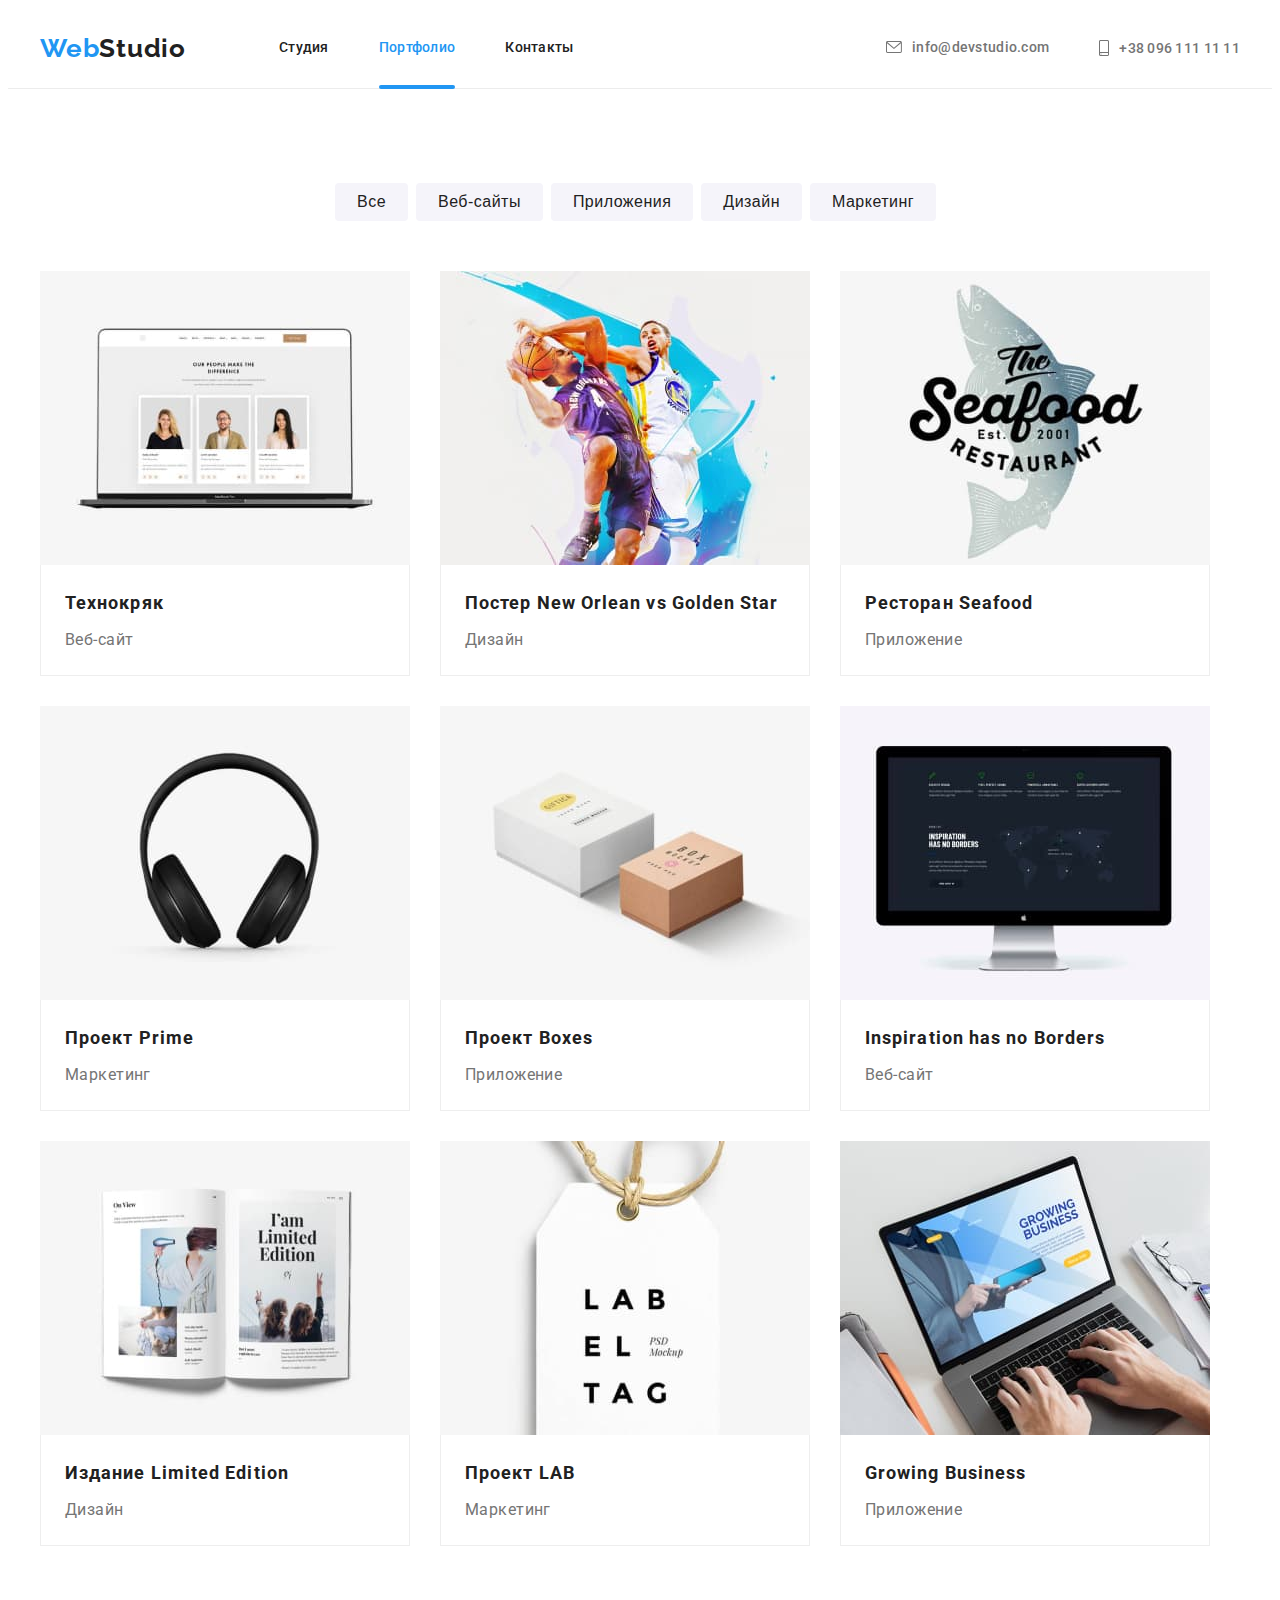
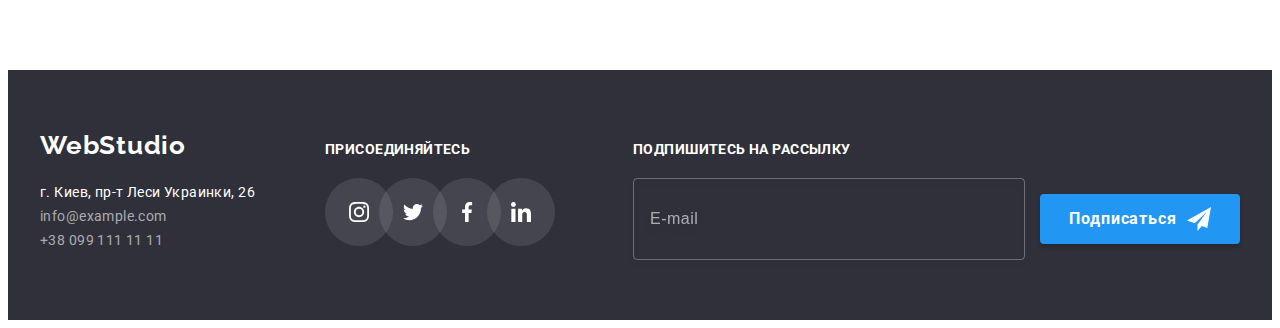
<file: portfolio.html>
<!DOCTYPE html>
<html lang="ru">
<head>
    <meta charset="UTF-8">
    <meta http-equiv="X-UA-Compatible" content="IE=edge">
    <meta name="viewport" content="width=device-width, initial-scale=1.0">
    <!-- нормалізація -->
    <link rel="stylesheet" href="https://cdnjs.cloudflare.com/ajax/libs/modern-normalize/1.1.0/modern-normalize.min.css" integrity="sha512-wpPYUAdjBVSE4KJnH1VR1HeZfpl1ub8YT/NKx4PuQ5NmX2tKuGu6U/JRp5y+Y8XG2tV+wKQpNHVUX03MfMFn9Q==" crossorigin="anonymous" referrerpolicy="no-referrer" />
    <!-- наші основні стилі -->
    <link rel="stylesheet" href="./styles/styles.css">
    <title>WebStudio</title>
    <link rel="preconnect" href="https://fonts.googleapis.com">
    <link rel="preconnect" href="https://fonts.gstatic.com" crossorigin>
    <link href="https://fonts.googleapis.com/css2?family=Raleway:wght@700&family=Roboto:wght@400;500;700;900&display=swap" rel="stylesheet">
</head>
<body>
        <!-- хедер -->
       <header class="header">
      <div class="container header__container">
        <a class="header__logo link" href="./index.html">
          <span class="header__logo-web">Web</span>Studio
        </a>
        <nav class="header__nav">
          <ul class="header__list list">
            <li class="header__list-item ">
              <a class="header__link link" href="./index.html">Студия</a>
             
            </li>
            <li class="header__list-item">
              <a class="header__link link  current" href="./portfolio.html">Портфолио</a>
            </li>
            <li class="header__list-item">
              <a class="header__link link" href="">Контакты</a>
            </li>
          </ul>
        </nav>
        <div class="header__contact">
          <ul class="list header__contact-list">
            <li>
              <a class="link header__contact-link" href="mailto:info@devstudio.com">
                <svg class="header__icon icon" width="16" height="12">
                  <use href="./images/icons.svg#icon-mail-header"></use>
                </svg>
                info@devstudio.com
              </a>
            </li>
            <li>
              <a class="link header__contact-link" href="tel:+380961111111">
                <svg class="header__icon icon" width="10" height="16">
                  <use href="./images/icons.svg#icon-tel-header"></use>
                </svg>
                +38 096 111 11 11
              </a>
            </li>
          </ul>
        </div>
      </div>
    </header>
    
    <main>
        <!-- секція портфоліо -->
       <section class="section ">
        <div class="container">
           <h1 hidden>Портфолио</h1>
           <ul class="list portfolio__container-button ">
               <li><button class="btn portfolio__list-btn btn-1" type="button">Все</button></li>
               <li><button class="btn portfolio__list-btn" type="button">Веб-сайты</button></li>
               <li><button class="btn portfolio__list-btn" type="button">Приложения</button></li>
               <li><button class="btn portfolio__list-btn" type="button">Дизайн</button></li>
               <li><button class="btn portfolio__list-btn" type="button">Маркетинг</button></li>
           </ul>
           <ul class="list portfolio__list">
               <li class="portfolio__box">
                <a class="portfolio__item" href="">
                   <div class="overlay">
                    <img src="./images/images-portfolio/img-prtf-1.jpg" width="370" height="294" alt="Три фото на экране ноутбука">
                   <div class="portfolio__overlay">
                    <p class="portfolio__desc">Ресурс предлагает комплексные предложения с разным уровнем функционала и сервисов. Все это позволит посетителю получить исчерпывающие сведения о компании или частном лице.</p>
                   </div>
                  </div>
                  
                    <div class="portfolio__box-content">
                        <h2 class="main-title">Технокряк</h2>
                        <p class="main-content">Веб-сайт</p>
                    </div>
                    
                    
                </a>
                </li>
               <li class="portfolio__box">
                <a class="portfolio__item" href="">
                  <div class="overlay">
                   <img src="./images/images-portfolio/img-prtf-2.jpg" width="370" height="294" alt="Баскетболисты в игре">
                   <div class="portfolio__overlay">
                    <p class="portfolio__desc">Ресурс предлагает комплексные предложения с разным уровнем функционала и сервисов. Все это позволит посетителю получить исчерпывающие сведения о компании или частном лице.</p>
                   </div>
                  </div>
                    <div class="portfolio__box-content">
                        <h2 class="main-title">Постер New Orlean vs Golden Star</h2>
                        <p class="main-content">Дизайн</p>
                    </div>
                </a>
               </li>
               <li class="portfolio__box">
                <a class="portfolio__item" href="">
                   
                  <div class="overlay">
                    <img src="./images/images-portfolio/img-prtf-3.jpg" width="370" height="294" alt="Афиша рыбного ресторана">
                   <div class="portfolio__overlay">
                    <p class="portfolio__desc">Ресурс предлагает комплексные предложения с разным уровнем функционала и сервисов. Все это позволит посетителю получить исчерпывающие сведения о компании или частном лице.</p>
                   </div> 
                  </div>
                   <div class="portfolio__box-content">
                        <h2 class="main-title">Ресторан Seafood</h2>
                        <p class="main-content">Приложение</p>
                    </div>
                </a>
               </li>
               <li class="portfolio__box">
                <a class="portfolio__item" href="">
                  <div class="overlay">
                    <img src="./images/images-portfolio/img-prtf-4.jpg" width="370" height="294" alt="Наушники">
                   <div class="portfolio__overlay">
                    <p class="portfolio__desc">Ресурс предлагает комплексные предложения с разным уровнем функционала и сервисов. Все это позволит посетителю получить исчерпывающие сведения о компании или частном лице.</p>
                   </div> 
                  </div>
                   <div class="portfolio__box-content">
                        <h2 class="main-title">Проект Prime</h2>
                        <p class="main-content">Маркетинг</p>
                    </div>
                </a>
               </li>
               <li class="portfolio__box">
                <a class="portfolio__item" href="">
                  <div class="overlay">
                    <img src="./images/images-portfolio/img-prtf-5.jpg" width="370" height="294" alt="Пример дизайна коробок">
                   <div class="portfolio__overlay">
                    <p class="portfolio__desc">Ресурс предлагает комплексные предложения с разным уровнем функционала и сервисов. Все это позволит посетителю получить исчерпывающие сведения о компании или частном лице.</p>
                   </div> 
                  </div>
                   <div class="portfolio__box-content">
                        <h2 class="main-title">Проект Boxes</h2>
                        <p class="main-content">Приложение</p>
                    </div>
                </a>
               </li>
               <li class="portfolio__box">
                <a class="portfolio__item" href="">
                  <div class="overlay">
                    <img src="./images/images-portfolio/img-prtf-6.jpg" width="370" height="294" alt="Экран MAC">
                   <div class="portfolio__overlay">
                    <p class="portfolio__desc">Ресурс предлагает комплексные предложения с разным уровнем функционала и сервисов. Все это позволит посетителю получить исчерпывающие сведения о компании или частном лице.</p>
                   </div> 
                  </div>
                   <div class="portfolio__box-content">
                        <h2 class="main-title">Inspiration has no Borders</h2>
                        <p class="main-content">Веб-сайт</p>
                    </div>
                </a>
               </li>
               <li class="portfolio__box">
                <a class="portfolio__item" href="">
                  <div class="overlay">
                    <img src="./images/images-portfolio/img-prtf-7.jpg" width="370" height="294" alt="Разворот журнала">
                   <div class="portfolio__overlay">
                    <p class="portfolio__desc">Ресурс предлагает комплексные предложения с разным уровнем функционала и сервисов. Все это позволит посетителю получить исчерпывающие сведения о компании или частном лице.</p>
                   </div> 
                  </div>
                   <div class="portfolio__box-content">
                        <h2 class="main-title">Издание Limited Edition</h2>
                        <p class="main-content">Дизайн</p>
                    </div>
                </a>
               </li>
               <li class="portfolio__box">
                <a class="portfolio__item" href="">
                  <div class="overlay">
                    <img src="./images/images-portfolio/img-prtf-8.jpg" width="370" height="294" alt="Бирка на веревке">
                   <div class="portfolio__overlay">
                    <p class="portfolio__desc">Ресурс предлагает комплексные предложения с разным уровнем функционала и сервисов. Все это позволит посетителю получить исчерпывающие сведения о компании или частном лице.</p>
                   </div> 
                  </div>
                   <div class="portfolio__box-content">
                        <h2 class="main-title">Проект LAB</h2>
                        <p class="main-content">Маркетинг</p>
                    </div>
                </a>
               </li>
               <li class="portfolio__box">
                <a class="portfolio__item" href="">
                  <div class="overlay">
                    <img src="./images/images-portfolio/img-prtf-9.jpg" width="370" height="294" alt="Руки на клавиатуре ноутбука">
                   <div class="portfolio__overlay">
                    <p class="portfolio__desc">Ресурс предлагает комплексные предложения с разным уровнем функционала и сервисов. Все это позволит посетителю получить исчерпывающие сведения о компании или частном лице.</p>
                   </div> 
                  </div>
                   <div class="portfolio__box-content">
                        <h2 class="main-title">Growing Business</h2>
                        <p class="main-content">Приложение</p>
                    </div>
                </a>
               </li>
           </ul>
        </div>
       </section>
    </main>
<!-- футер -->
<footer class="section-footer">
    <div class="container container-footer">
      <div>
      <a class="link footer-link-logo" href="./index.html"
        ><span class="logo-web">Web</span>Studio</a
      >
      <address>
        <ul class="list">
          <li>
            <a
              class="link footer-adress"
              href="https://goo.gl/maps/dULMYjYMqGE6EUVB7"
              target="_blank"
              rel="noopener noreferrer"
              >г. Киев, пр-т Леси Украинки, 26</a
            >
          </li>
          <li>
            <a
              class="link footer-link link-mail"
              href="mailto:info@example.com"
              >info@example.com</a
            >
          </li>
          <li>
            <a class="link footer-link link-tel" href="tel:+380991111111"
              >+38 099 111 11 11</a
            >
          </li>
        </ul>
      </address>
      </div>
      <div class="footer-social">
          <strong class="join">присоединяйтесь</strong>
          <ul class="footer-icons-list">
              <li class="footer-icons-item">
                  <a class="footer-link-icon icon" href="">
                      <svg class="footer-icon" width="20" height="20">
                          <use href="./images/icons.svg#icon-instagram"></use>
                      </svg>
                  </a>
              </li>
              <li class="footer-icons-item">
                  <a class="footer-link-icon icon" href="">
                      <svg class="footer-icon" width="20" height="20">
                          <use href="./images/icons.svg#icon-twitter"></use>
                      </svg>
                  </a>
              </li>
              <li class="footer-icons-item">
                  <a class="footer-link-icon icon" href="">
                      <svg class="footer-icon" width="20" height="20">
                          <use href="./images/icons.svg#icon-facebook"></use>
                      </svg>
                  </a>
              </li>
              <li class="footer-icons-item">
                  <a class="footer-link-icon icon" href="">
                      <svg class="footer-icon" width="20" height="20">
                          <use href="./images/icons.svg#icon-linkedin"></use>
                      </svg>
                  </a>
              </li>
          </ul>
      </div>
      <div class="subscrible">
        <strong class="join">Подпишитесь на рассылку</strong>
        <form class="form">
          <label>
            <input class="subscrible-input" type="email" name="user-email" placeholder="E-mail"> 
          </label>
          <button class="form-btn" type="submit">
            <span class="form-btn-text">Подписаться</span>
            <svg class="form-btn-icon" width="24" height="24">
              <use href="./images/icons.svg#icon-send"></use>
            </svg>
          </button>
        </form>
      </div>
    </div>
  </footer>
  <script src="./js/modal.js"></script>
</body>
</html>
</file>
<file: styles/styles.css>
:root {
    /* fonts */
    --main-font: "roboto";
    --secondary-font: "raleway";

     /* text colors  */
     --accent-color: #2196F3;
     --light-theme-txt:  #212121;
     --dark-theme-txt:  #FFFFFF;
     --content-txt: #757575;
    

     /* bg colors */
     --dark-theme-bg: #2F303A;
     --white-theme-bg: #ffffff;
     --light-theme-bg: #F5F4FA;

     /* others */
     --borders-box: #EEEEEE;
     --icon-color: #AFB1B8;
     --btn-hover-color: #188ce8;

     /* animation */
     --anim:  250ms cubic-bezier(0.4, 0, 0.2, 1);


     


    }

    body {
        font-family: var(--main-font), sans-serif ;
        font-size: 14px ;
        line-height: 1.71;
        letter-spacing: 0.03em;
        color:var(--light-theme-txt) ;
         }

         /* reset */

         h1,h2,h3,p {
            margin: 0;
         }

         img {
            display: block;
            max-width: 100%;
            height: auto;
         }

         /* common styles start */
         .no-scroll {
          overflow: hidden;
         }

         .container {
            width: 1200px;
            padding-left: 15px;
            padding-right: 15px;
            margin-left: auto;
            margin-right: auto;
            
         }
         .link {
             text-decoration: none;
         }
         .list {
             list-style: none;
             margin: 0;
             padding: 0;
         }
         .section {
          padding-top: 94px;
          padding-bottom: 94px;
         }
         

         /* common styles end */

         /* header section */
         .header {
          border-bottom: 1px solid #ECECEC;
         }
         .header__container {
            display: flex;
            align-items: center;
            height: 80px;
           
         }
         .header__nav {
            display: flex;
            margin-left: 93px;
         }
         .header__logo-web {
            display: flex;
            font-family: 'Raleway';
            font-style: normal;
            font-weight: 700;
            font-size: 26px;
            line-height: 1.19;
            letter-spacing: 0.03em;
            color:var(--accent-color);
         }
         .header__logo {
            display: flex;
            font-family: 'Raleway';
            font-style: normal;
            font-weight: 700;
            font-size: 26px;
            line-height: 1.19;
            letter-spacing: 0.03em;
            color:var(--light-theme-txt);
            
         }
         .header__list {
          position: relative;
          
          display: flex;
         }
         .header__link {
           
            display: block;
            font-weight: 500;
            line-height: 1.14;
            letter-spacing: 0.02em;
            color:var(--light-theme-txt);
            cursor: pointer;
            padding-top: 32px;
            padding-bottom: 32px;
            transition: color var(--anim);
         }
         .header__list-item {
          position: relative;
          
         }
         .header__list-item:not(:last-child)  {
            margin-right: 50px;
         }
         .header__contact {
            margin-left: auto;
         }
         .header__contact-link {
            margin-left: 50px;
         }
         
         .current {
            color: var(--accent-color);
         }
         .header__link:hover,
         .header__link:focus {
            color: var(--accent-color);
            
         }
         .header__contact-list {
            display: flex;
            font-weight: 500;
            line-height: 1.07;
            letter-spacing: 0.02em;
            color:var(--content-txt) ;
            cursor: pointer;
               
         }
         .header__contact-link {
             display: flex;
             align-items: center;
             justify-content: center;
             color: var(--content-txt);
             transition: color var(--anim);
         }
         .header__icon {
          margin-right: 10px;
          fill: currentColor;
         }
         
         .header__contact-link.header__link:hover .header__icon,
         .header__contact-link.header__link:focus .header__icon {
          fill: var(--accent-color);
         }
         .header__contact-link:hover,
         .header__contact-link:focus {
             color: var(--accent-color);
         }
         .current.header__link::after {
          content: '';
          position: absolute;
          bottom: -1px;
          left: 0;
          width: 100%;
          height: 4px;
          display: inline-block;
          background-color: var(--accent-color);
          border-radius: 2px;
         }
         
         
         
         /* герой */
        
         
         
         .hero {
          padding-top: 200px;
          padding-bottom: 200px;
          text-align: center;  
          background-color:var(--dark-theme-bg);
          background-image:linear-gradient(rgba(47, 48, 58, 0.4), rgba(47, 48, 58, 0.4)), url(../images/hero-bg.png);
          background-repeat: no-repeat;
          background-position: center;
          background-size: cover;
          max-width: 1600px;
          margin:0 auto;

         }
         
         .hero__title {
            margin-bottom: 25px;
            
            font-weight: 900;
            font-size: 44px;
            line-height: 1.36;
            text-align: center;
            letter-spacing: 0.06em;
            text-transform: uppercase;
            color:var(--dark-theme-txt)
         }
         .hero__button {
            border: none;
            
           
            width: 200px;
            height: 50px;
            text-align: center;
            font-weight: 700;
            font-size: 16px;
            line-height: 1.88;
            border-radius: 4px;
            letter-spacing: 0.06em;
            color:var(--dark-theme-txt);
            background-color: var(--accent-color);
            box-shadow: 0px 4px 4px rgba(0, 0, 0, 0.15);
            
            }
        .hero__button:hover,
        .hero__button:focus {
          background-color: var(--btn-hover-color);
        }
        .btn {
            padding: 6px 22px;
            font-weight: 500;
            font-size: 16px;
            line-height: 1.63;
            text-align: center;
            letter-spacing: 0.03em;
            color:var(--light-theme-txt);
            background-color: var(--light-theme-bg);
            cursor: pointer;
            border-radius: 4px;
            border:var(--white-theme-bg);
             }
         .btn:hover,
         .btn:focus {
             text-shadow: 0px 4px 4px rgba(0, 0, 0, 0.25);
             color:var(--dark-theme-txt);
             background-color: var(--accent-color);
             box-shadow: 0px 3px 1px rgba(0, 0, 0, 0.1), 0px 1px 2px rgba(0, 0, 0, 0.08), 0px 2px 2px rgba(0, 0, 0, 0.12);
             border-radius: 4px;
            
             
             }  
             /* секция преимущества */
             
             
             .advantages__list {
               display: flex;
             }
             .advantages__item:not(:last-child) {
               margin-right:  30px;
             }
             .aadvantages__item {
               width: 270px;
             }
             
             .advantages__title {
               margin-bottom: 10px;
               font-family: 'Roboto';
               font-style: normal;
               font-weight: 700;
               font-size: 14px;
               line-height: 1.14;
               letter-spacing: 0.03em;
               text-transform: uppercase;
               color: var(--light-theme-txt);
                
             }
             .advantages__content {
                line-height: 1.71;
                letter-spacing: 0.03em;
                color:var(--content-txt);
             }
             .advantages__icon-wr {
              display: flex;
              align-items: center;
              justify-content: center;
              height: 120px;
              margin-bottom: 30px;
              background-color: var(--light-theme-bg);
              border-radius: 4px;
             }
             

             /* чем мы занимаемся */
             .example__list{
               display: flex;
              
             }
             .example__section {
              padding-top: 0;
             }

             .section-title {
             
               margin-bottom: 50px;
              
               font-family: 'Roboto';
               font-style: normal;
               font-weight: 700;
               font-size: 36px;
               line-height: 1.17;
               text-align: center;
               letter-spacing: 0.03em;
               color:var(--light-theme-txt);
                
                
             }
             .example__item {
              position: relative;
             }
             .example__item:not(:last-child) {
               margin-right: 30px;
             }

             .example__label-text {
              font-family: "Roboto";
              font-weight: 700;
              font-size: 14px;
              line-height: 1.14;
              text-align: center;
              letter-spacing: 0.03em;
              text-transform: uppercase;
              color: var(--dark-theme-txt);
             }
             .example__label {
              overflow: visible;
              bottom: 0;
              display: flex;
              justify-content: center;
              align-items: center;
              position: absolute;
              width: 370px;
              height: 70px;
              background: rgba(47, 48, 58, 0.8);
             }

             /* Наша команда */
             

             .team__list {
               display: flex;

             }
             

             .team__name-item {
               font-family: 'Roboto';
               font-style: normal;
               font-weight: 500;
               font-size: 16px;
               line-height: 1.19;
               text-align: center;
               letter-spacing: 0.03em;
               color:var(--light-theme-txt);
               
             }
             .team__prof {
                
                font-size: 16px;
                line-height: 1.19;
                text-align: center;
                letter-spacing: 0.03em;
                color:var(--content-txt);
                margin-bottom: 16px;
             }
             .team__box {
                 background-color: var(--white-theme-bg);
                 box-shadow: 0px 2px 1px 0px #00000033;
                 box-shadow: 0px 1px 1px 0px #00000024;
                 box-shadow: 0px 1px 3px 0px #0000001F;
                 box-shadow: 0px 1px 3px rgba(0, 0, 0, 0.12), 0px 1px 1px rgba(0, 0, 0, 0.14), 0px 2px 1px rgba(0, 0, 0, 0.2);
                 border-radius: 0px 0px 4px 4px;

             }
             .team__box-item:not(:last-child) {
               margin-right: 30px;
               
             }
             .team__name-item {
              
               margin-bottom: 10px;
             }
             
             .team__section {
                 background-color: var(--light-theme-bg);
             }
             
             .team__thumb {
              padding: 30px 0;
             }
             .team__icons-list {
              padding-inline-start: 0;
              display: flex;
              list-style: none;
              align-items: center;
              justify-content: center;
        
             }
             .team__icons-item:not(:last-child) {
              margin-right: 10px;

             }
             .team__icon-link {
              display: flex;
              align-items: center;
              justify-content: center;
              width: 44px;
              height: 44px;
              border-radius: 50%;
              background-color: var(--white-theme-bg);
              color: var(--icon-color);
              transition: color var(--anim), background-color var(--anim);
             }
             .team__icon-link:hover ,
             .team__icon-link:focus {
              background-color: var(--accent-color);
              color: var(--dark-theme-txt);
              
             
             }
             .team__icon {
             
              fill:currentColor;

             }
             .team__icon:hover,
             .team__icon:focus {
              fill: var(--dark-theme-txt);
             }

             /* section clients */
             .clients__list {
              display: flex;
              margin: 0;
              list-style: none;
              padding-inline-start: 0;
             }
             .client__item:not(:last-child) {
              margin-right: 30px;

             }
             .client__link {
              display: flex;
              width: 170px;
              height: 92px;
              align-items: center;
              justify-content: center;
              border: 1px solid var(--icon-color);
              border-radius: 4px;
              transition:  border var(--anim);


             }
             .client__icon {
              fill: var(--icon-color);
              transition: fill var(--anim);
             }
          
             .client__link:hover,
             .client__link:focus {
              color: var(--accent-color);
              border-color: var(--accent-color);
             }
          
             .client__link:hover .client__icon.icon,
             .client__link:focus .client__icon.icon {
              fill: var(--accent-color);
             }

             /* portfolio styles */
             
             .portfolio__container-button {
               display: flex;
               margin-bottom: 50px;
              
            
             }

             .portfolio__list-btn{
               margin-right: 8px;
               border-radius: 4px;
               transition: color var(--anim), background-color var(--anim), border-radius var(--anim), border var(--anim), box-shadow var(--anim);
             }
             .btn-1 {
               margin-left: 295px;
             }

             .portfolio__list {
               
               display: flex;
               
               flex-wrap: wrap;
             }
             .main-title {
              margin-bottom: 4px;
              font-family: 'Roboto';
               font-style: normal;
               font-weight: 700;
               font-size: 18px;
               line-height: 2;
               letter-spacing: 0.06em;
               color:var(--light-theme-txt);
             }
             .main-content {
                font-size: 16px;
                line-height: 1.88;
                color:var(--content-txt);
                
             }
             .portfolio__box {
               
                margin-right: 30px;
                margin-bottom: 30px;
               
               
             
               }
               .overlay {
                position: relative;
                overflow: hidden;
               }
               .portfolio__box:hover .portfolio__overlay {
                transform: translateY(0);
                

               }
             .portfolio__box:nth-child(3n) {
               margin-right: 0;
             }
             .portfolio__item {
              
              display: block;
              text-decoration: none;
             }

             .portfolio__item:hover,
             .portfolio__item:focus {
              box-shadow: 0px 1px 1px rgba(0, 0, 0, 0.12), 0px 4px 4px rgba(0, 0, 0, 0.06), 1px 4px 6px rgba(0, 0, 0, 0.16);
             }
             .portfolio__box-content {

              padding: 20px 24px;
              border-left: 1px solid var(--borders-box);
              border-right: 1px solid var(--borders-box);
              border-bottom: 1px solid var(--borders-box);


             }
             .portfolio__desc {
              width: 370px;
              font-family: 'Roboto';
              font-style: normal;
              font-weight: 400;
              font-size: 18px;
              line-height: 28px;
              letter-spacing: 0.03em;
              color: var(--dark-theme-txt);   
             }
             .portfolio__overlay {
              
              position: absolute;
              top: 0;
              left: 0;
              width: 100%;
              height: 100%;
              transform: translateY(100%);
              display: flex;
              align-items: center;
              justify-content: center;
              padding: 15px;
              transition: transform var(--anim);
              
              background-color: var(--accent-color);
             }
             


             /* Footer */
             .container-footer {
              display: flex;
              align-items: baseline;
              padding: 0 15px;
             }
             .section-footer {
               padding-top: 60px;
               padding-bottom: 60px;
               background-color: var(--dark-theme-bg);
             }
             
             
             .footer-link-logo {
               display: flex;
               
               margin-bottom: 20px;
               font-family: 'Raleway';
               font-style: normal;
               font-weight: 700;
               font-size: 26px;
               line-height: 1.19;
               letter-spacing: 0.03em;
               color:var(--dark-theme-txt);
             }
             .footer-adress {
               font-style: normal;
               line-height: 1.71;
               letter-spacing: 0.03em;
               color: var(--dark-theme-txt);
               transition: color var(--anim);
             }
             .footer-link {
               font-style: normal;
               color: var(--content-txt);
                line-height: 1.71;
                color: rgba(255, 255, 255, 0.6);
                transition: color var(--anim);
             
              }
             .link-mail {
               margin-top: 9px;
               margin-bottom: 9px;
             }
             .link-tel {
               margin-bottom: 60px;
             }
             
             .footer-adress:hover,
             .footer-adress:focus {
                 color: var(--accent-color);
             }
             
             .footer-link:hover,
             .footer-link:focus {
                 color: var(--accent-color);
             }
             
             .join {
              display: inline-block;
              margin-bottom: 20px;
              font-size: 14px;
              line-height: 1.14;
              text-transform: uppercase;
              color: var(--dark-theme-txt);
             }
             .footer-icons-list {
              display: flex;
              list-style: none;
              padding: 0;
              margin: 0;
             }
             .footer-icons-item {
              width: 44px;
              height: 44px;
             }
             .footer-icons-item:not(:last-child) {
              margin-right: 10px;
             }
             .footer-link-icon {
              display: flex;
              align-items: center;
              justify-content: center;
              width: 44px;
              height: 44px;
              padding: 12px;
              color: var(--white-color);
              background-color: rgba(255, 255, 255, 0.1);
              border-radius: 50%;
              transition: background-color var(--anim);

             }
             .footer-icon{
              fill: var(--dark-theme-txt);
             }
             .footer-link-icon:hover,
             .footer-link-icon:focus {
              background-color: var(--accent-color);
             }
             .footer-social {
              margin-left: 70px;
             }
             /* форма підписки в футері */
             .subscrible {
              display: block;
              margin-left: auto;
             }
             .form {
              display: flex;
              align-items: center;
              
              
             }
             
             .subscrible-input {
              margin-right: 15px;
              
      
              padding: 15px 16px;
          
              width: 358px;
              height: 50px;
              background-color: transparent;
              font-size: 16px;
              line-height: 1.25;
              letter-spacing: 0.03em;
              color: var(--dark-theme-txt);
              transition: outline var(--anim), border-color var(--anim);
              
              border: 1px solid rgba(255, 255, 255, 0.3);
              filter: drop-shadow(0px 4px 4px rgba(0, 0, 0, 0.15));
              border-radius: 4px;
             }
             .subscrible-input:focus {
              outline: transparent;
              border-color: var(--dark-theme-txt);
            }
            .subscrible-input::placeholder {
              font-size: 16px;
              line-height: 1.25;
              letter-spacing: 0.03em;
              color: rgba(255, 255, 255, 0.6);
          }
            .form-btn {
              width: 200px;
              height: 50px;
              border-radius: 4px;
              border-style: none;
              display: inline-flex;
              align-items: center;
              justify-content: center;
              background-color: var(--accent-color);
              box-shadow: 0px 4px 4px rgba(0, 0, 0, 0.15);
              transition: background-color var(--accent-color);
            
            }
            .form-btn:hover,
            .form-btn:focus {
              background-color: var(--btn-hover-color);


            }
            .form-btn-text {
              margin-right: 10px;
              font-family: 'Roboto';
              font-style: normal;
              font-weight: 700;
              font-size: 16px;
              line-height: 30px;
              letter-spacing: 0.06em;
              color: var(--dark-theme-txt);
            }
            .form-btn-icon {
             
              fill: var(--dark-theme-txt);
            }
            

             /* модальне вікно */
             .backdrop {
              position: fixed;
              top: 0;
              left: 0;
              width: 100%;
              height: 100%;
              background-color: rgba(0, 0, 0, 0.2);
              opacity: 1;
              visibility: visible;
              pointer-events: initial;
              transition: opacity var(--anim), visibility var(--anim);

            }
            .modal {
              position: absolute;
              padding: 40px;
              top: 50%;
              left: 50%;
              transform: translate(-50%, -50%);
              width: 528px;
              
              background-color:var(--white-theme-bg);
              box-shadow: 0px 1px 3px rgba(0, 0, 0, 0.12), 0px 1px 1px rgba(0, 0, 0, 0.14), 0px 2px 1px rgba(0, 0, 0, 0.2);
              border-radius: 4px;
              z-index: 100;
            }
            .modal-close-btn {
              position: absolute;
              top:0;
              right: 0;
              width: 30px;
              height: 30px;
              border-radius: 50%;
              margin-top: 8px;
              margin-right: 8px;
              display: flex;
              align-items: center;
              justify-content: center;
              background:var(--white-theme-bg);
              border: none;
              padding: 0;
              border: 1px solid rgba(0, 0, 0, 0.1);
              cursor: pointer;
              transition: var(--anim);
              



          
            }
            .modal-close-btn:hover,
            .modal-close-btn:focus +.close-btn-pic {
              fill: var(--accent-color);
            }
            .close-btn-pic {
              width: 18px;
              height: 18px;
            }

            .backdrop.is-hidden {
              opacity: 0;
              visibility: hidden;
              pointer-events: none;
              transition: opacity var(--anim), visibility var(--anim);
            }
            
            .modal-title {
              
              margin-bottom: 12px;
              font-family: 'Roboto';
              font-style: normal;
              font-weight: 700;
              font-size: 20px;
              line-height: 1.15;
              text-align: center;
              letter-spacing: 0.03em;
              color: var(--light-theme-txt);
            }
            .modal-list-item:not(:last-child){
              position: relative;
              margin-bottom: 10px;
            }
            .modal-list-item:last-child {
              margin-bottom: 20px;
            }
            .modal-form-input {
              
              width: 100%;
              height: 40px;
              padding: 12px 15px 12px 42px;
              font-size: 16px;
              line-height: 1.25;
              letter-spacing: 0.03em;
              color: var(--content-txt);               
              border: 1px solid rgba(33, 33, 33, 0.2);
              border-radius: 4px;
              transition: outline var(--anim), border-color var(--anim);
              cursor: pointer;
              }
              .label-title {
                color: var(--content-txt);
                
                
              }
              .modal-form-icon {
                position: absolute;
                top: 55%;
                left: 12px;
                fill: var(--light-theme-txt);
                transition: var(--anim);
              }
              .modal-form-input-comment {
                resize: none;
                width: 100%;
                height: 120px;
                padding: 12px 16px;
                color: var(--content-txt);
                background-color: transparent;
                border: 1px solid rgba(33, 33, 33, 0.2);
                border-radius: 4px;
                transition: outline var(--anim), border-color var(--anim);
                }
              .modal-form-input-comment::placeholder {
                font-size: 14px;
                line-height: 1.14;
               letter-spacing: 0.01em;
               color: rgba(117, 117, 117, 0.5);
                }
              .modal-form-input:focus,
              .modal-form-input-comment:focus {
                outline: transparent;
                border-color: var(--accent-color);
   
               }
             .modal-form-input:focus +.modal-form-icon {
              fill: var(--accent-color);
             }
             /* checkbox */
              .visually-hidden {
                visibility: hidden;
              }
              .form-checkbox-label {
                display: flex;
                align-items: center;
                justify-content: center;
                margin-bottom: 30px;

               }
              .form-icon-check {
                
                
                display: inline-flex;
                align-items: center;
                justify-content: center;
                width: 16px;
                height: 15px;
                margin-right: 7px;
                border: 2px solid var(--light-theme-txt);
                border-radius: 2px;
                outline-offset: -2px;
                fill: var(--dark-theme-txt);
                transition: background-color var(--anim), outline-color var(--anim);

               }
               .checkbox-text {
                margin-right: 10px;
                font-weight: 400;
                font-size: 14px;
                line-height: 1.7;
                letter-spacing: 0.03em;
                color: var(--content-txt);
               }
                
              .checkbox-link {
                text-decoration-line: underline;
                color: var(--accent-color);


              }
              .modal-form-check:checked +.form-icon-check {
               background-color: var(--accent-color);
               
               border-color: var(--accent-color);
                }
                .btn-checkbox {
                  
                  width: 200px;
                  height: 50px;
                  margin: 0 124px;
                  
                
                  background-color: var(--accent-color);
                  
                }
                .btn-checkbox:hover,
                .btn-checkbox:focus {
                  background-color: var(--btn-hover-color);
                }
                .form-button-text {
                  color: var(--dark-theme-txt);
                }
</file>
